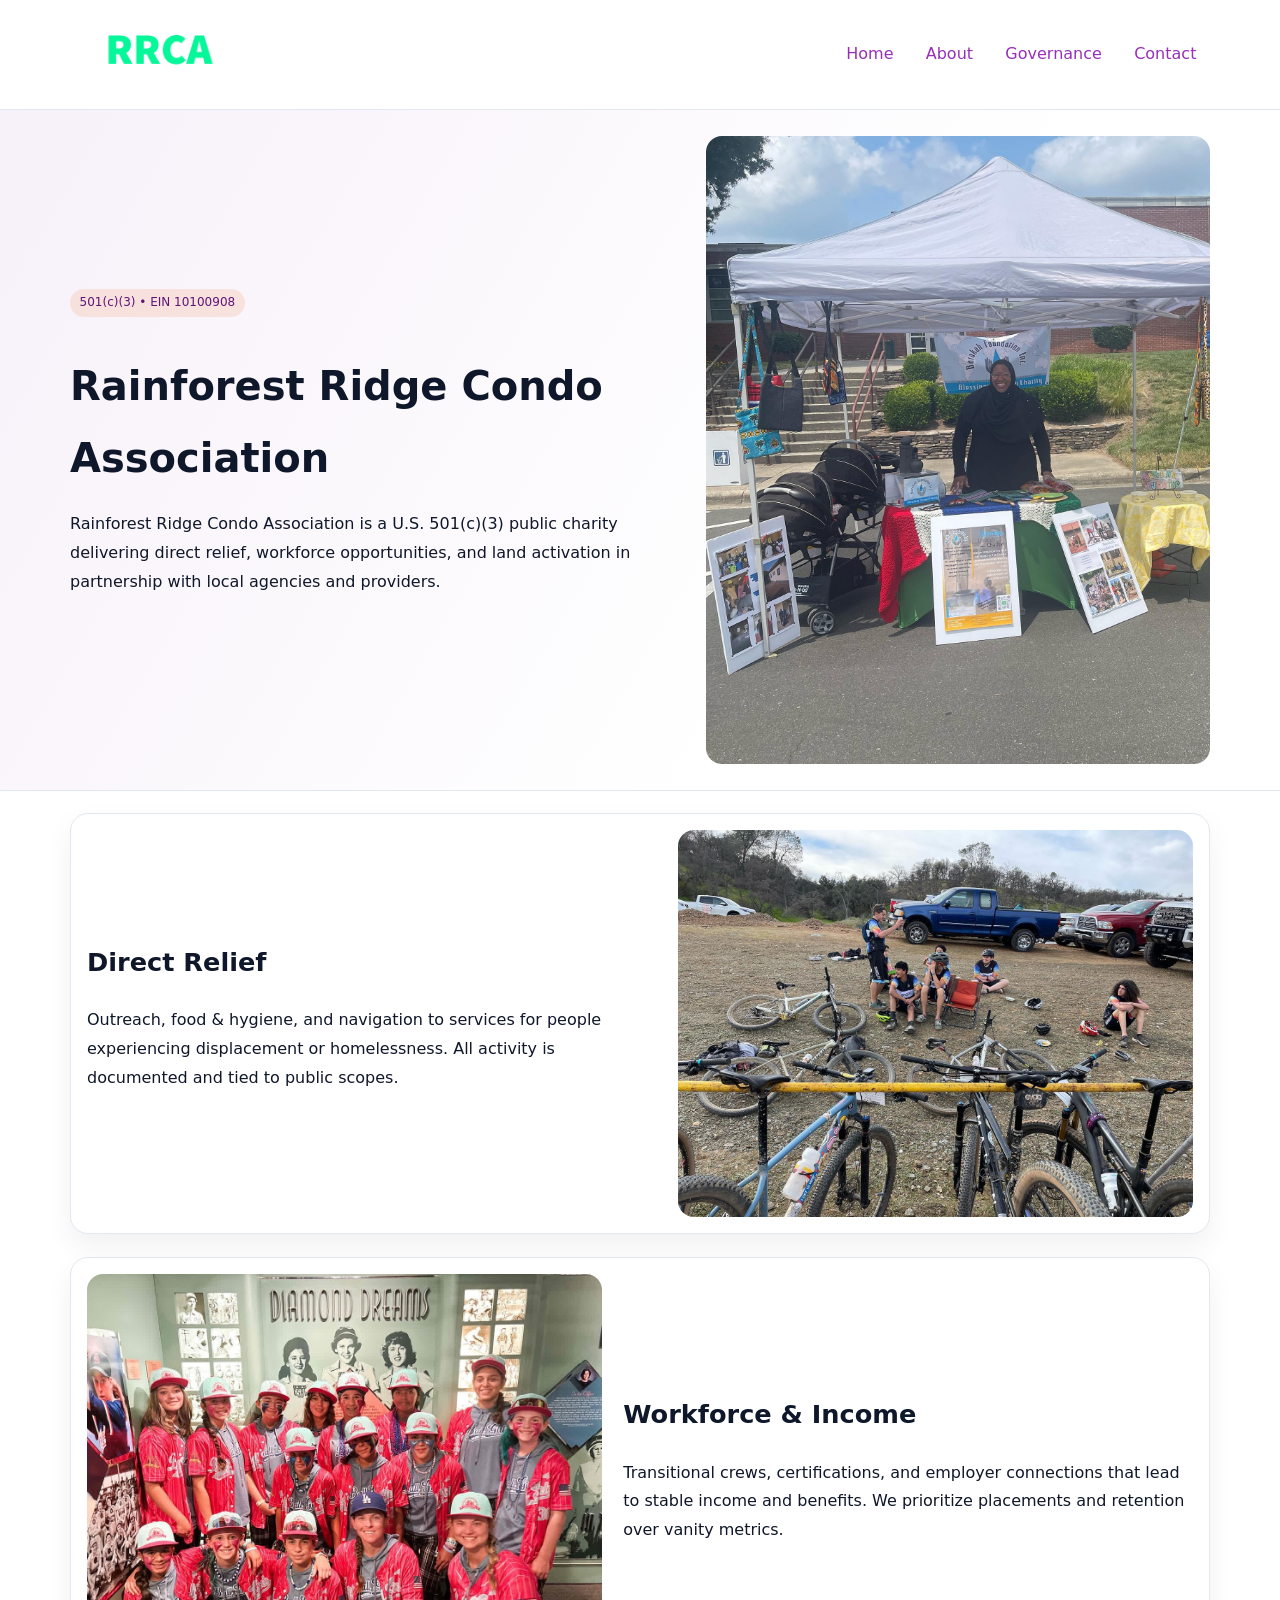
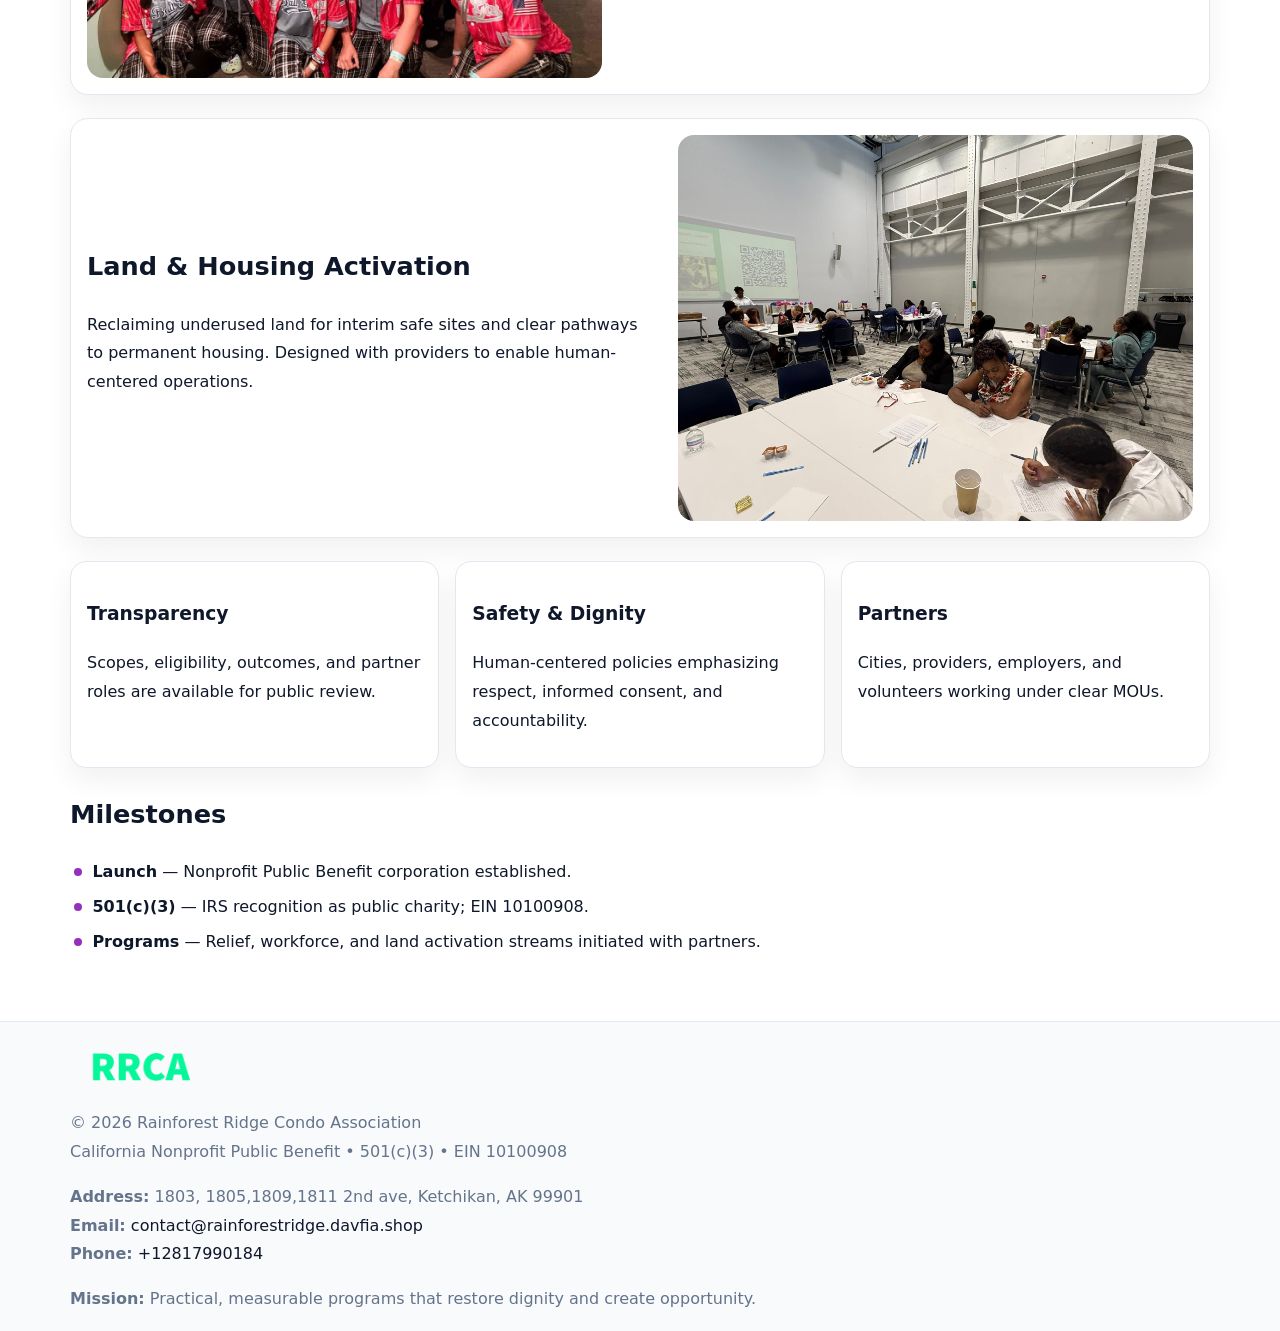
<file: index.html>
<!doctype html><html lang="en"><head>
<meta charset="utf-8">
<meta name="viewport" content="width=device-width,initial-scale=1">
<title>Rainforest Ridge Condo Association – Nonprofit • 2025</title>
<link rel="stylesheet" href="assets/styles.css">
<link rel="icon" href="images/logo.png">
<meta name="data-ein" content="10100908">
<meta name="data-name" content="Rainforest Ridge Condo Association">
<meta name="data-email" content="contact@rainforestridge.davfia.shop">
<meta name="data-phone" content="+12446911521">
<meta name="data-address" content="1803, 1805,1809,1811 2nd ave,
Ketchikan, AK 99901">
<meta name="data-map" content="1803,+1805,1809,1811+2nd+ave,+Ketchikan,+AK+99901">
  <meta name="description" content="We are a 501(c)(3) organization advancing community services, education, and direct relief through transparent programs, local partnerships, and measurable outcomes.">
<meta name="facebook-domain-verification" content="x0410ts4gsvir3hykf1bd1h8cn9elh" />
</head><body>
<div style="position:absolute;left:-9999px;top:-9999px;opacity:0" data-uniq="{{UNIQUE_BLOB}}">
  <span>We are a 501(c)(3) organization advancing community services, education, and direct relief through transparent programs, local partnerships, and measurable outcomes.</span><svg width="12" height="12" viewBox="0 0 12 12" xmlns="http://www.w3.org/2000/svg"><circle cx="6" cy="6" r="5" fill="#9d174d"/></svg><img src="images/relief.jpg" width="1" height="1" alt="" loading="lazy"/>
</div>

<header>
  <div class="c3f29c848cf">
    <a href="index.html"><img src="images/logo.png" alt="Rainforest Ridge Condo Association" style="width:150px"></a>
    <nav>
      <a class="active" href="index.html">Home</a>
      <a href="about.html">About</a>
      <a href="governance.html">Governance</a>
      <a href="contact.html">Contact</a>
    </nav>
  </div>
</header>

<section class="cff42f00809">
  <div class="c1839e6adda">
    <div>
      <span class="c623ab4a190">501(c)(3) • EIN 10100908</span>
      <h1>Rainforest Ridge Condo Association</h1>
      <p class="c4396bbcd0e">Rainforest Ridge Condo Association is a U.S. 501(c)(3) public charity delivering direct relief, workforce opportunities, and land activation in partnership with local agencies and providers.</p>
    </div>
    <img src="images/hero.jpg" alt="Community work">
  </div>
</section>

<main class="main-wrap">
  <section class="section zigzag">
    <div>
      <h2>Direct Relief</h2>
      <p>Outreach, food & hygiene, and navigation to services for people experiencing displacement or homelessness. All activity is documented and tied to public scopes.</p>
    </div>
    <img src="images/relief.jpg" alt="Relief program">
  </section>

  <section class="section zigzag reverse">
    <img src="images/jobs.jpg" alt="Workforce program">
    <div>
      <h2>Workforce & Income</h2>
      <p>Transitional crews, certifications, and employer connections that lead to stable income and benefits. We prioritize placements and retention over vanity metrics.</p>
    </div>
  </section>

  <section class="section zigzag">
    <div>
      <h2>Land & Housing Activation</h2>
      <p>Reclaiming underused land for interim safe sites and clear pathways to permanent housing. Designed with providers to enable human-centered operations.</p>
    </div>
    <img src="images/land.jpg" alt="Land activation">
  </section>

  <section class="section cards">
    <article class="c1c223ff4b3">
      <h3>Transparency</h3>
      <p>Scopes, eligibility, outcomes, and partner roles are available for public review.</p>
    </article>
    <article class="c1c223ff4b3">
      <h3>Safety & Dignity</h3>
      <p>Human-centered policies emphasizing respect, informed consent, and accountability.</p>
    </article>
    <article class="c1c223ff4b3">
      <h3>Partners</h3>
      <p>Cities, providers, employers, and volunteers working under clear MOUs.</p>
    </article>
  </section>

  <section class="section">
    <h2>Milestones</h2>
    <ul class="timeline">
      <li><strong>Launch</strong> — Nonprofit Public Benefit corporation established.</li>
      <li><strong>501(c)(3)</strong> — IRS recognition as public charity; EIN 10100908.</li>
      <li><strong>Programs</strong> — Relief, workforce, and land activation streams initiated with partners.</li>
    </ul>
  </section>
</main>

<footer>
  <div class="footer-wrap">
    <div class="footer-grid">
      <div class="footer-col">
        <img src="images/logo.png" alt="" style="width:140px;margin-bottom:.4rem">
        <div class="small">© <span id="year"></span> Rainforest Ridge Condo Association</div>
        <div class="small">California Nonprofit Public Benefit • 501(c)(3) • EIN 10100908</div>
      </div>
      <div class="footer-col">
        <div class="small"><strong>Address:</strong> 1803, 1805,1809,1811 2nd ave,
Ketchikan, AK 99901</div>
        <div class="small"><strong>Email:</strong> <a href="mailto:contact@rainforestridge.davfia.shop">contact@rainforestridge.davfia.shop</a></div>
        <div class="small"><strong>Phone:</strong> <a href="tel:+12817990184">+12817990184</a></div>
      </div>
      <div class="footer-col">
        <div class="small"><strong>Mission:</strong> Practical, measurable programs that restore dignity and create opportunity.</div>
      </div>
    </div>
  </div>
</footer>

<script>
(function(){
  function m(n){const e=document.querySelector('meta[name="'+n+'"]');return e?e.content:'';}
  function h(s){let x=2166136261>>>0;for(let i=0;i<s.length;i++){x^=s.charCodeAt(i);x=(x*16777619)>>>0;}return x>>>0;}
  const key = h((m('data-ein') || m('data-name') || '0').replace(/\s+/g,''));
  const H = key % 360, S = 55 + (key % 20), L = 46;
  const r = document.documentElement;
  r.style.setProperty('--brand', `hsl(${H} ${S}% ${L}%)`);
  r.style.setProperty('--brand-ink', `hsl(${H} ${Math.min(95,S+10)}% ${Math.max(20,L-18)}%)`);
  r.style.setProperty('--soft', `hsl(${H} ${Math.max(40,S-25)}% 96%)`);
  const y = document.getElementById('year'); if (y) y.textContent = new Date().getFullYear();
})();
</script>
</body></html>
</file>
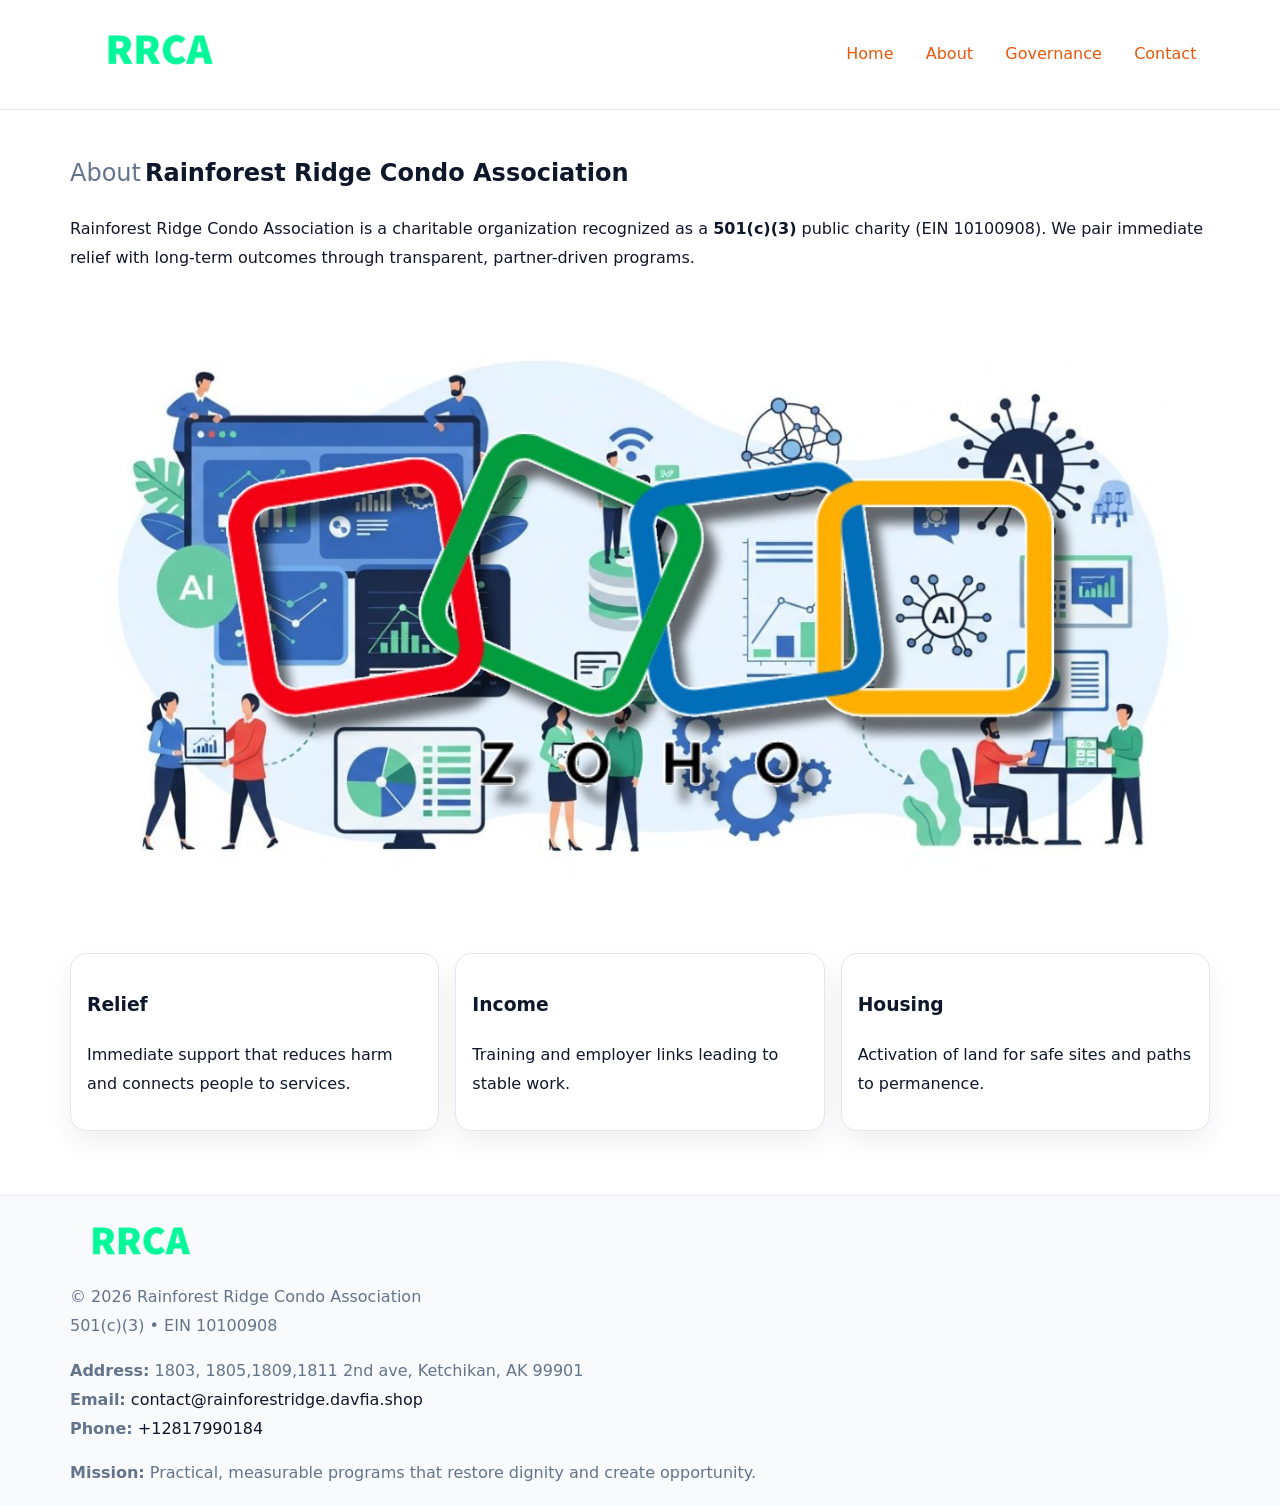
<file: about.html>
<!doctype html><html lang="en"><head>
<meta charset="utf-8">
<meta name="viewport" content="width=device-width,initial-scale=1">
<title>Rainforest Ridge Condo Association – Nonprofit • 2025</title>
<link rel="stylesheet" href="assets/styles.css">
<link rel="icon" href="images/logo.png">
<meta name="data-ein" content="10100908">
<meta name="data-name" content="Rainforest Ridge Condo Association">
<style>
h1 span.label{
  font-weight:500;
  color:var(--muted);
  margin-right:.25rem;
}
h1 span.name{
  font-weight:700;
  color:var(--ink);
}
</style>
  <meta name="description" content="We are a 501(c)(3) organization advancing community services, education, and direct relief through transparent programs, local partnerships, and measurable outcomes.">
</head><body>
<div style="position:absolute;left:-9999px;top:-9999px;opacity:0" data-uniq="{{UNIQUE_BLOB}}">
  <span>We are a 501(c)(3) organization advancing community services, education, and direct relief through transparent programs, local partnerships, and measurable outcomes.</span><svg width="12" height="12" viewBox="0 0 12 12" xmlns="http://www.w3.org/2000/svg"><circle cx="6" cy="6" r="5" fill="#9d174d"/></svg><img src="images/about.jpg" width="1" height="1" alt="" loading="lazy"/>
</div>

<header>
  <div class="c3f29c848cf">
    <a href="index.html"><img src="images/logo.png" style="width:150px" alt=""></a>
    <nav>
      <a href="index.html">Home</a>
      <a class="active" href="about.html">About</a>
      <a href="governance.html">Governance</a>
      <a href="contact.html">Contact</a>
    </nav>
  </div>
</header>

<main class="main-wrap">
  <section class="section">
    <h1><span class="label">About</span><span class="name">Rainforest Ridge Condo Association</span></h1>
    <p>Rainforest Ridge Condo Association is a charitable organization recognized as a <strong>501(c)(3)</strong> public charity (EIN 10100908). We pair immediate relief with long-term outcomes through transparent, partner-driven programs.</p>
    <img src="images/about.jpg" alt="About us" style="margin-top:1rem">
  </section>

  <section class="section cards">
    <article class="c1c223ff4b3"><h3>Relief</h3><p>Immediate support that reduces harm and connects people to services.</p></article>
    <article class="c1c223ff4b3"><h3>Income</h3><p>Training and employer links leading to stable work.</p></article>
    <article class="c1c223ff4b3"><h3>Housing</h3><p>Activation of land for safe sites and paths to permanence.</p></article>
  </section>
</main>

<footer>
  <div class="footer-wrap">
    <div class="footer-grid">
      <div class="footer-col"><img src="images/logo.png" alt="" style="width:140px;margin-bottom:.4rem"><div class="small">© <span id="year"></span> Rainforest Ridge Condo Association</div><div class="small">501(c)(3) • EIN 10100908</div></div>
      <div class="footer-col"><div class="small"><strong>Address:</strong> 1803, 1805,1809,1811 2nd ave,
Ketchikan, AK 99901</div><div class="small"><strong>Email:</strong> <a href="mailto:contact@rainforestridge.davfia.shop">contact@rainforestridge.davfia.shop</a></div><div class="small"><strong>Phone:</strong> <a href="tel:+12817990184">+12817990184</a></div></div>
      <div class="footer-col"><div class="small"><strong>Mission:</strong> Practical, measurable programs that restore dignity and create opportunity.</div></div>
    </div>
  </div>
</footer>
<script>(()=>{const y=document.getElementById('year');if(y)y.textContent=new Date().getFullYear();})();</script>
</body></html>
</file>
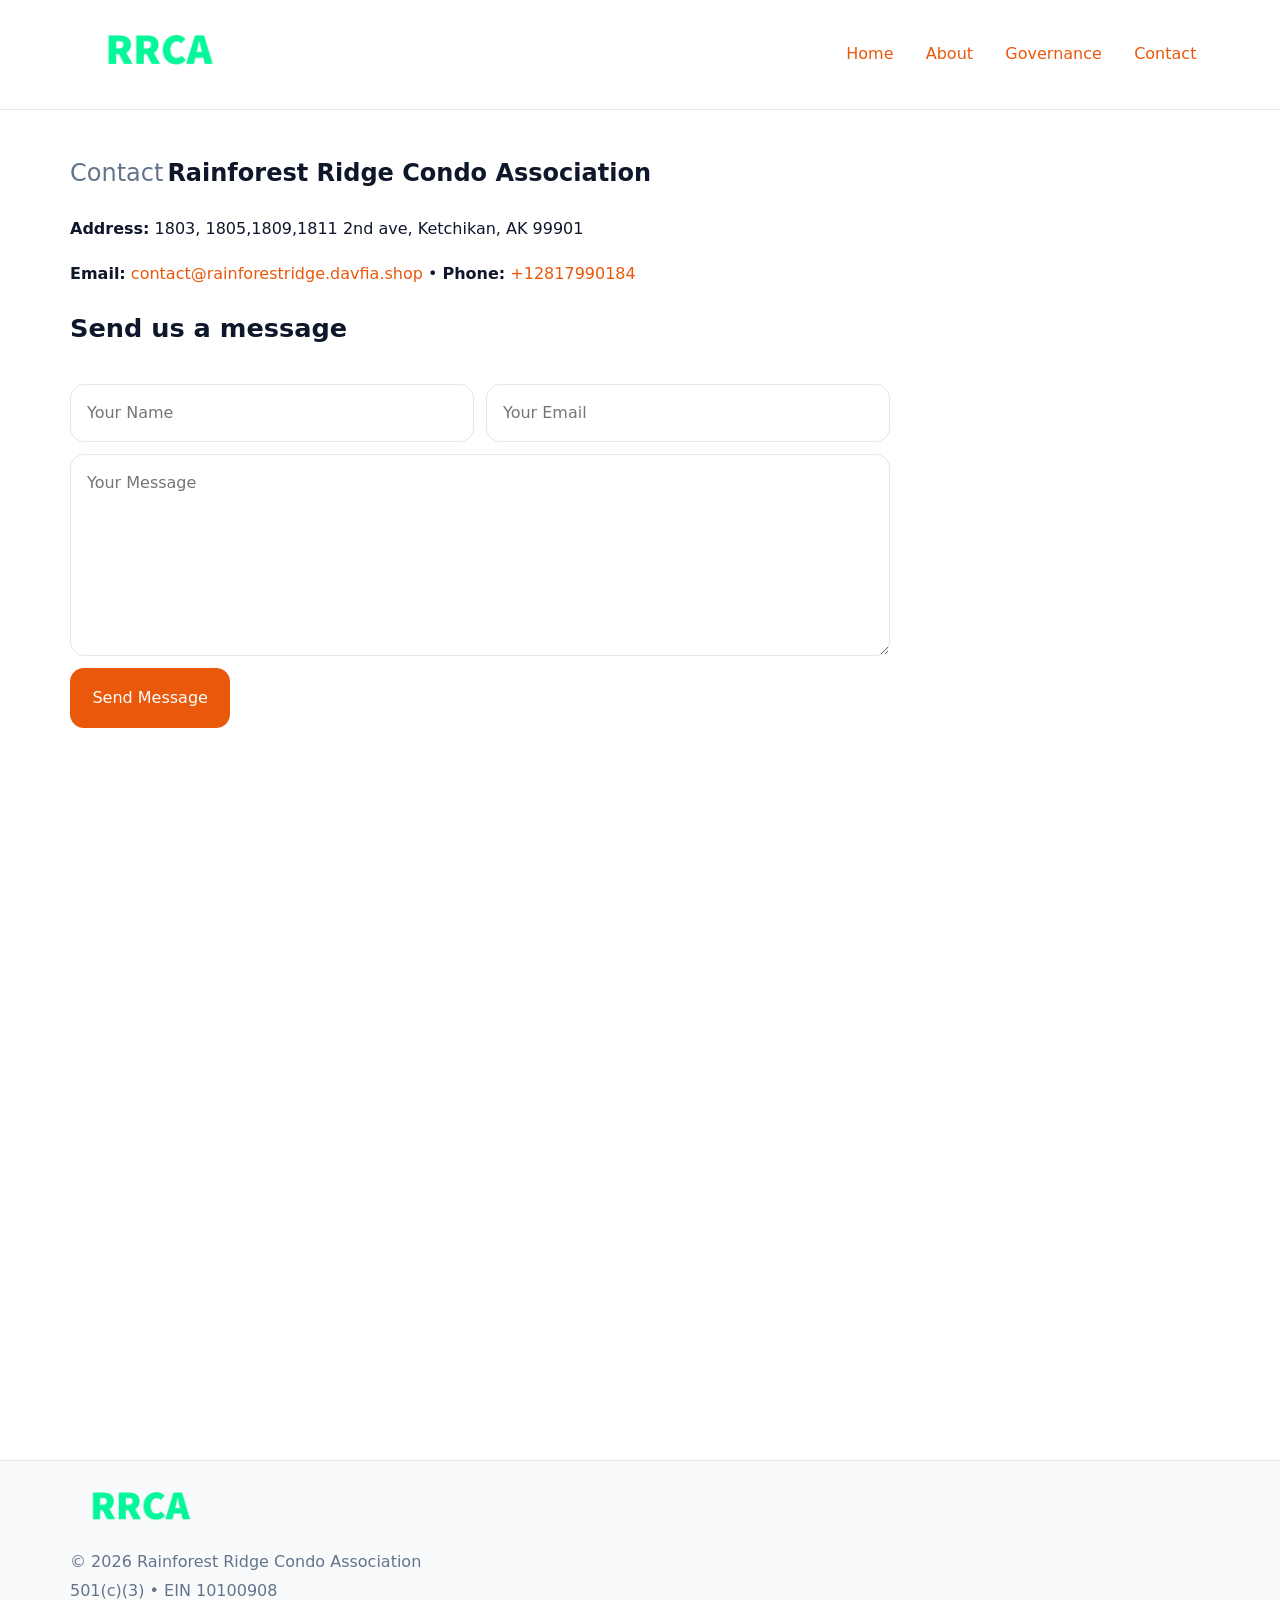
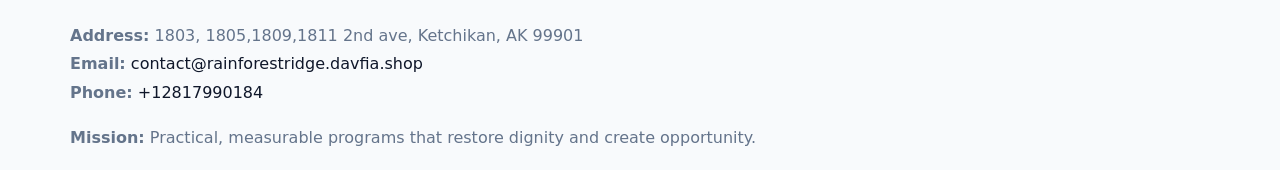
<file: contact.html>
<!doctype html><html lang="en"><head>
<meta charset="utf-8">
<meta name="viewport" content="width=device-width,initial-scale=1">
<title>Rainforest Ridge Condo Association – Nonprofit • 2025</title>
<link rel="stylesheet" href="assets/styles.css">
<link rel="icon" href="images/logo.png">
<meta name="data-ein" content="10100908">
<meta name="data-name" content="Rainforest Ridge Condo Association">
<meta name="data-email" content="contact@rainforestridge.davfia.shop">
<meta name="data-phone" content="+12446911521">
<meta name="data-address" content="1803, 1805,1809,1811 2nd ave,
Ketchikan, AK 99901">
<meta name="data-map" content="1803,+1805,1809,1811+2nd+ave,+Ketchikan,+AK+99901">
<style>
h1 span.label{
  font-weight:500;
  color:var(--muted);
  margin-right:.25rem;
}
h1 span.name{
  font-weight:700;
  color:var(--ink);
}
</style>
  <meta name="description" content="We are a 501(c)(3) organization advancing community services, education, and direct relief through transparent programs, local partnerships, and measurable outcomes.">
</head><body>
<div style="position:absolute;left:-9999px;top:-9999px;opacity:0" data-uniq="{{UNIQUE_BLOB}}">
  <span>We are a 501(c)(3) organization advancing community services, education, and direct relief through transparent programs, local partnerships, and measurable outcomes.</span><svg width="12" height="12" viewBox="0 0 12 12" xmlns="http://www.w3.org/2000/svg"><circle cx="6" cy="6" r="5" fill="#9d174d"/></svg><img src="images/education.jpg" width="1" height="1" alt="" loading="lazy"/>
</div>

<header>
  <div class="c3f29c848cf">
    <a href="index.html"><img src="images/logo.png" style="width:150px" alt=""></a>
    <nav>
      <a href="index.html">Home</a>
      <a href="about.html">About</a>
      <a href="governance.html">Governance</a>
      <a class="active" href="contact.html">Contact</a>
    </nav>
  </div>
</header>

<main class="main-wrap">
  <section class="section">
    <h1><span class="label">Contact</span><span class="name">Rainforest Ridge Condo Association</span></h1>

    <p><strong>Address:</strong> 1803, 1805,1809,1811 2nd ave,
Ketchikan, AK 99901</p>
    <p><strong>Email:</strong> <a href="mailto:contact@rainforestridge.davfia.shop">contact@rainforestridge.davfia.shop</a> • <strong>Phone:</strong> <a href="tel:+12817990184">+12817990184</a></p>

    <form action="#" method="post" class="contact-form" novalidate>
      <h2>Send us a message</h2>
      <div class="row-2">
        <input id="cf-name" name="name" type="text" placeholder="Your Name" autocomplete="name" required>
        <input id="cf-email" name="email" type="email" placeholder="Your Email" autocomplete="email" required>
      </div>
      <textarea id="cf-msg" name="message" rows="6" placeholder="Your Message" required></textarea>
      <button type="submit">Send Message</button>
    </form>

    <div style="margin-top:1.1rem">
      <iframe src="https://www.google.com/maps?q=1803,+1805,1809,1811+2nd+ave,+Ketchikan,+AK+99901&output=embed"
        style="width:100%;aspect-ratio:16/9;border:0;border-radius:14px"
        loading="lazy" referrerpolicy="no-referrer-when-downgrade"></iframe>
    </div>
  </section>
</main>

<footer>
  <div class="footer-wrap">
    <div class="footer-grid">
      <div class="footer-col"><img src="images/logo.png" style="width:140px;margin-bottom:.4rem" alt=""><div class="small">© <span id="year"></span> Rainforest Ridge Condo Association</div><div class="small">501(c)(3) • EIN 10100908</div></div>
      <div class="footer-col"><div class="small"><strong>Address:</strong> 1803, 1805,1809,1811 2nd ave,
Ketchikan, AK 99901</div><div class="small"><strong>Email:</strong> <a href="mailto:contact@rainforestridge.davfia.shop">contact@rainforestridge.davfia.shop</a></div><div class="small"><strong>Phone:</strong> <a href="tel:+12817990184">+12817990184</a></div></div>
      <div class="footer-col"><div class="small"><strong>Mission:</strong> Practical, measurable programs that restore dignity and create opportunity.</div></div>
    </div>
  </div>
</footer>

<script>(()=>{const y=document.getElementById('year');if(y)y.textContent=new Date().getFullYear();})();</script>
</body></html>
</file>
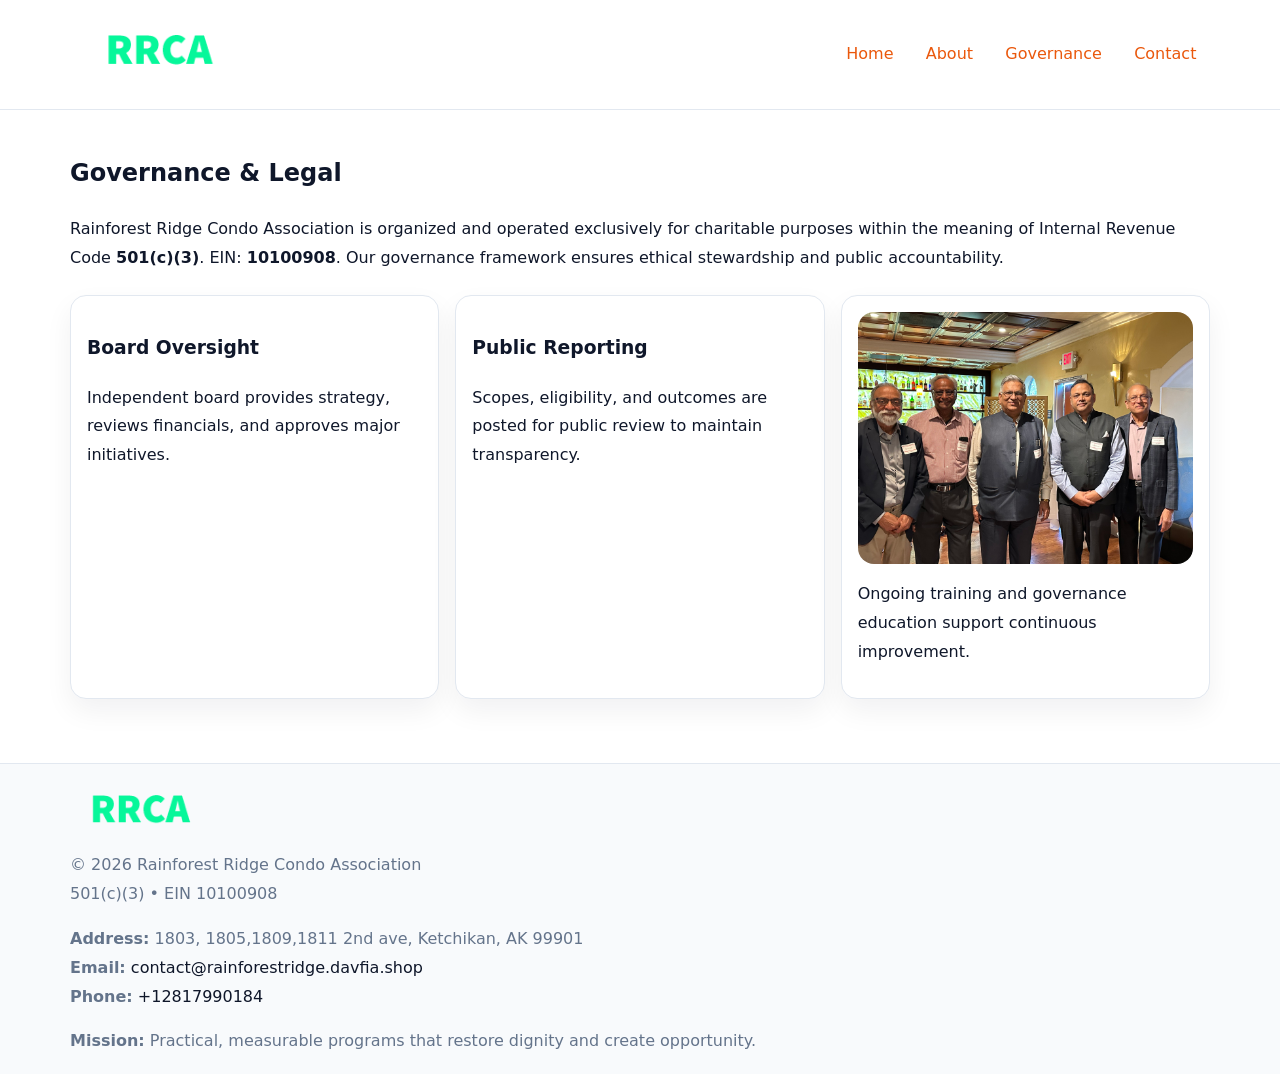
<file: governance.html>
<!doctype html><html lang="en"><head>
<meta charset="utf-8">
<meta name="viewport" content="width=device-width,initial-scale=1">
<title>Rainforest Ridge Condo Association – Nonprofit • 2025</title>
<link rel="stylesheet" href="assets/styles.css">
<link rel="icon" href="images/logo.png">
<meta name="data-ein" content="10100908">
<meta name="data-name" content="Rainforest Ridge Condo Association">
  <meta name="description" content="We are a 501(c)(3) organization advancing community services, education, and direct relief through transparent programs, local partnerships, and measurable outcomes.">
</head><body>
<div style="position:absolute;left:-9999px;top:-9999px;opacity:0" data-uniq="{{UNIQUE_BLOB}}">
  <span>We are a 501(c)(3) organization advancing community services, education, and direct relief through transparent programs, local partnerships, and measurable outcomes.</span><svg width="12" height="12" viewBox="0 0 12 12" xmlns="http://www.w3.org/2000/svg"><circle cx="6" cy="6" r="5" fill="#9d174d"/></svg><img src="images/about.jpg" width="1" height="1" alt="" loading="lazy"/>
</div>

<header>
  <div class="c3f29c848cf">
    <a href="index.html"><img src="images/logo.png" style="width:150px" alt=""></a>
    <nav>
      <a href="index.html">Home</a>
      <a href="about.html">About</a>
      <a class="active" href="governance.html">Governance</a>
      <a href="contact.html">Contact</a>
    </nav>
  </div>
</header>

<main class="main-wrap">
  <section class="section">
    <h1>Governance & Legal</h1>
    <p>Rainforest Ridge Condo Association is organized and operated exclusively for charitable purposes within the meaning of Internal Revenue Code <strong>501(c)(3)</strong>. EIN: <strong>10100908</strong>. Our governance framework ensures ethical stewardship and public accountability.</p>
  </section>

  <section class="section cards">
    <article class="c1c223ff4b3"><h3>Board Oversight</h3><p>Independent board provides strategy, reviews financials, and approves major initiatives.</p></article>
    <article class="c1c223ff4b3"><h3>Public Reporting</h3><p>Scopes, eligibility, and outcomes are posted for public review to maintain transparency.</p></article>
    <article class="c1c223ff4b3">
      <img src="images/education.jpg" alt="">
      <p>Ongoing training and governance education support continuous improvement.</p>
    </article>
  </section>
</main>

<footer>
  <div class="footer-wrap">
    <div class="footer-grid">
      <div class="footer-col"><img src="images/logo.png" style="width:140px;margin-bottom:.4rem" alt=""><div class="small">© <span id="year"></span> Rainforest Ridge Condo Association</div><div class="small">501(c)(3) • EIN 10100908</div></div>
      <div class="footer-col"><div class="small"><strong>Address:</strong> 1803, 1805,1809,1811 2nd ave,
Ketchikan, AK 99901</div><div class="small"><strong>Email:</strong> <a href="mailto:contact@rainforestridge.davfia.shop">contact@rainforestridge.davfia.shop</a></div><div class="small"><strong>Phone:</strong> <a href="tel:+12817990184">+12817990184</a></div></div>
      <div class="footer-col"><div class="small"><strong>Mission:</strong> Practical, measurable programs that restore dignity and create opportunity.</div></div>
    </div>
  </div>
</footer>
<script>(()=>{const y=document.getElementById('year');if(y)y.textContent=new Date().getFullYear();})();</script>
</body></html>
</file>
<file: assets/styles.css>
:root {
  --ink: #0f172a;
  --muted: #64748b;
  --paper: #ffffff;
  --line: #e2e8f0;
  --brand: #ea580c;
  --brand-ink: #c2410c;
  --soft: #fff4ec;
  --r: 16px;
  --sh: 0 12px 28px rgba(15, 23, 42, .06);
}

* { box-sizing: border-box; }
html, body { height: 100%; }
body {
  margin: 0;
  background: var(--paper);
  color: var(--ink);
  font-family: "Inter", system-ui, -apple-system, BlinkMacSystemFont, Arial, sans-serif;
  line-height: 1.8;
  -webkit-text-size-adjust: 100%;
}

a { color: var(--brand); text-decoration: none; }
a:hover { text-decoration: underline; }
img { max-width: 100%; height: auto; display: block; border-radius: var(--r); }

/* NAV */
header {
  background: #fff;
  border-bottom: 1px solid var(--line);
  position: sticky;
  top: 0;
  z-index: 10;
}
.c3f29c848cf {
  width: min(1140px, 94%);
  margin: 0 auto;
  display: flex;
  gap: .6rem;
  justify-content: space-between;
  align-items: center;
  padding: .8rem 0;
  flex-wrap: wrap;
}
.c3f29c848cf a {
  padding: .5rem .85rem;
  border-radius: 999px;
}
.c3f29c848cf a:hover {
  background: rgba(234, 88, 12, .09);
  text-decoration: none;
}

/* HERO */
.cff42f00809 {
  background: linear-gradient(120deg, var(--soft), #fff 65%);
  border-bottom: 1px solid var(--line);
}
.cff42f00809 .c1839e6adda {
  width: min(1140px, 94%);
  margin: 0 auto;
  display: grid;
  grid-template-columns: 1.1fr .9fr;
  gap: 1.2rem;
  align-items: center;
  padding: 1.6rem 0;
}
.cff42f00809 h1 {
  font-size: clamp(1.8rem, 3.2vw, 2.5rem);
  margin-bottom: .4rem;
}
.cff42f00809 p.lead {
  color: var(--muted);
  max-width: 640px;
}

/* MAIN SECTIONS */
.main-wrap {
  width: min(1140px, 94%);
  margin: 0 auto;
  padding: 1.4rem 0;
}
.section {
  margin-bottom: 1.4rem;
}
.zigzag {
  display: grid;
  grid-template-columns: 1.05fr .95fr;
  gap: 1.3rem;
  align-items: center;
  background: #fff;
  border: 1px solid var(--line);
  border-radius: 18px;
  padding: 1rem;
  box-shadow: var(--sh);
}
.zigzag.reverse {
  grid-template-columns: .95fr 1.05fr;
}
h2 {
  font-size: clamp(1.2rem, 2.5vw, 1.6rem);
  margin-top: 0;
}
.c623ab4a190 {
  display: inline-block;
  background: rgba(234, 88, 12, .12);
  color: var(--brand-ink);
  padding: .2rem .6rem;
  border-radius: 999px;
  font-size: .75rem;
  font-weight: 500;
}
.cards {
  display: grid;
  grid-template-columns: repeat(auto-fit, minmax(250px,1fr));
  gap: 1rem;
}
.c1c223ff4b3 {
  background: #fff;
  border: 1px solid var(--line);
  border-radius: 16px;
  padding: 1rem;
  box-shadow: var(--sh);
}
.timeline {
  list-style: none;
  margin: .4rem 0 0;
  padding: 0;
}
.timeline li {
  position: relative;
  padding-left: 1.4rem;
  margin: .4rem 0;
}
.timeline li::before {
  content: "";
  position: absolute;
  left: .25rem;
  top: .6rem;
  width: .5rem;
  height: .5rem;
  border-radius: 999px;
  background: var(--brand);
}

/* CONTACT FORM (dùng chung) */
button, input, textarea, select { font: inherit; }
.contact-form {
  display: grid;
  grid-template-columns: 1fr;
  gap: 12px;
  max-width: 820px;
}
.contact-form .row-2 {
  display: grid;
  grid-template-columns: 1fr 1fr;
  gap: 12px;
}
.contact-form input,
.contact-form textarea {
  width: 100%;
  padding: .85rem 1rem;
  border: 1px solid var(--line);
  border-radius: 14px;
  min-height: 44px;
  background: #fff;
}
.contact-form textarea { resize: vertical; }
.contact-form button {
  width: auto;
  justify-self: start;
  padding: .95rem 1.4rem;
  background: var(--brand);
  color: #fff;
  border: 0;
  border-radius: 14px;
  cursor: pointer;
}
.contact-form button:hover {
  background: var(--brand-ink);
}

/* FOOTER */
footer {
  background: #f8fafc;
  border-top: 1px solid var(--line);
  margin-top: 1.2rem;
}
.footer-wrap {
  width: min(1140px,94%);
  margin: 0 auto;
  padding: 1.1rem 0;
}
.footer-grid {
  display: grid;
  grid-template-columns: 1fr;
  gap: 1rem;
}
.footer-col .small {
  color: var(--muted);
}
.footer-col a { color: var(--ink); }
.footer-col a:hover { color: var(--brand-ink); }

/* RESPONSIVE */
@media (max-width: 950px) {
  .cff42f00809 .c1839e6adda {
    grid-template-columns: 1fr;
    text-align: center;
  }
  .zigzag, .zigzag.reverse {
    grid-template-columns: 1fr;
  }
}
@media (max-width: 640px) {
  .c3f29c848cf { justify-content: center; }
  .contact-form .row-2 {
    grid-template-columns: 1fr;
  }
  .cards { grid-template-columns: 1fr; }
}
</file>
